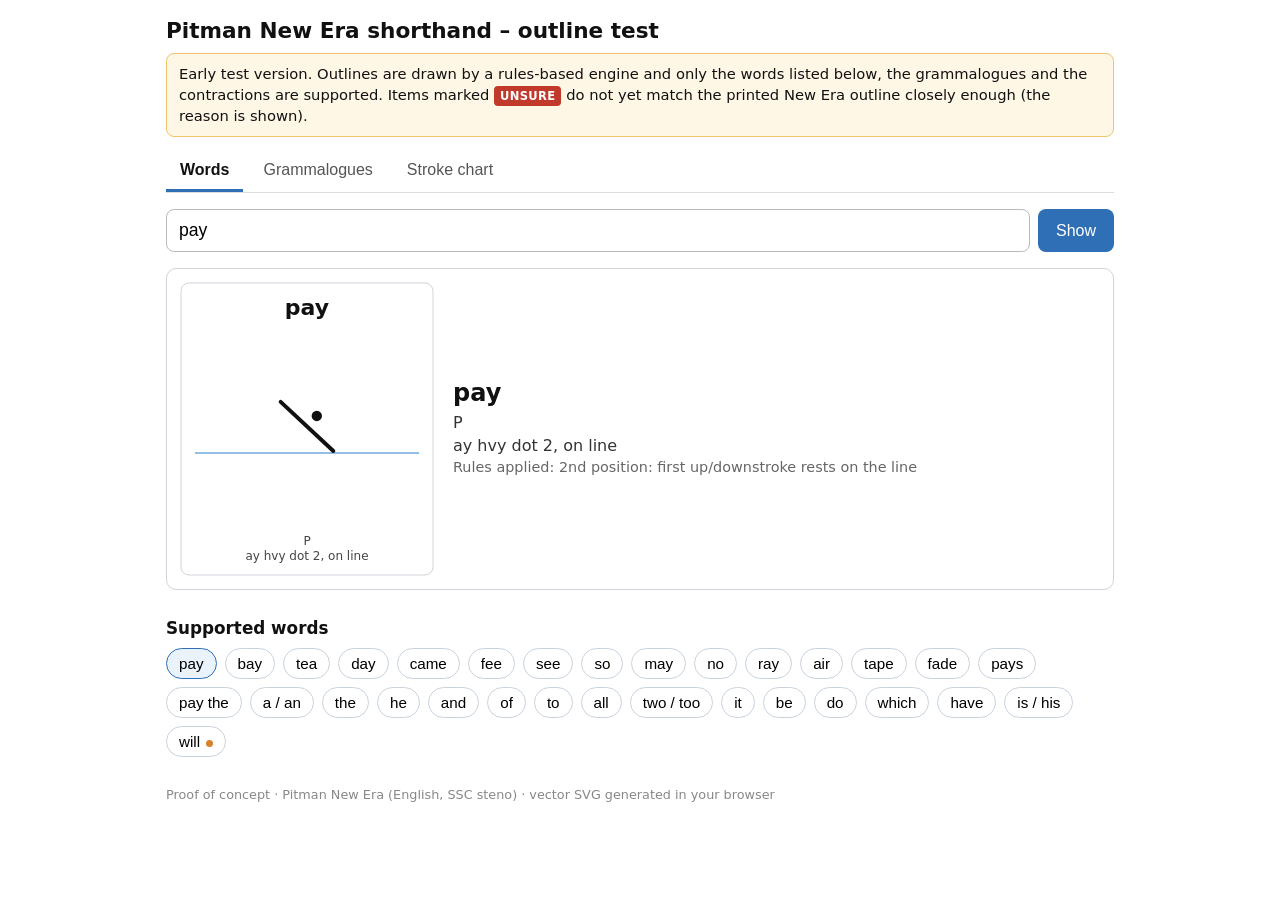
<file: index.html>
<!doctype html>
<html lang="en">
<head>
<meta charset="utf-8">
<meta name="viewport" content="width=device-width, initial-scale=1">
<title>Pitman New Era – outline test</title>
<link rel="stylesheet" href="style.css">
</head>
<body>
<header>
  <h1>Pitman New Era shorthand – outline test</h1>
  <div class="banner">Early test version. Outlines are drawn by a rules-based engine and only the words listed below, the grammalogues and the contractions are supported. Items marked <span class="badge">UNSURE</span> do not yet match the printed New Era outline closely enough (the reason is shown).</div>
  <nav>
    <button class="tab active" data-tab="words">Words</button>
    <button class="tab" data-tab="grams">Grammalogues</button>
    <button class="tab" data-tab="chart">Stroke chart</button>
  </nav>
</header>
<main>
  <section id="words" class="panel active">
    <form id="search" autocomplete="off">
      <input id="q" type="search" placeholder="Type a word, e.g. pay, the, would" aria-label="Word">
      <button type="submit">Show</button>
    </form>
    <div id="result" aria-live="polite"></div>
    <h2>Supported words</h2>
    <div id="list"></div>
  </section>
  <section id="grams" class="panel">
    <p class="hint">Pitman New Era grammalogues and contractions (short forms) with the position they are written in. Unmarked = checked against the printed outline; <span class="badge">UNSURE</span> = drawn, but still differs from print (reason given); <span class="badge nys">NOT YET SUPPORTED</span> = the engine cannot draw it yet. Tap a card for details.</p>
    <div id="gfilters" role="group" aria-label="Filter">
      <button data-pos="all" class="on">All</button><button data-pos="1">1st · above</button><button data-pos="2">2nd · on</button><button data-pos="3">3rd · through</button><button data-kind="contraction">Contractions</button>
    </div>
    <input id="gq" type="search" placeholder="Filter grammalogues, e.g. ther" aria-label="Filter grammalogues">
    <div id="gcount" class="hint"></div>
    <div id="ggrid"></div>
  </section>
  <section id="chart" class="panel">
    <p class="hint">All consonant strokes in second position (resting on the line), plus length variants and vowel places. Blue line = writing line.</p>
    <div id="chartgrid"></div>
  </section>
</main>
<footer>Proof of concept · Pitman New Era (English, SSC steno) · vector SVG generated in your browser</footer>
<script type="module" src="app.js"></script>
</body>
</html>
</file>
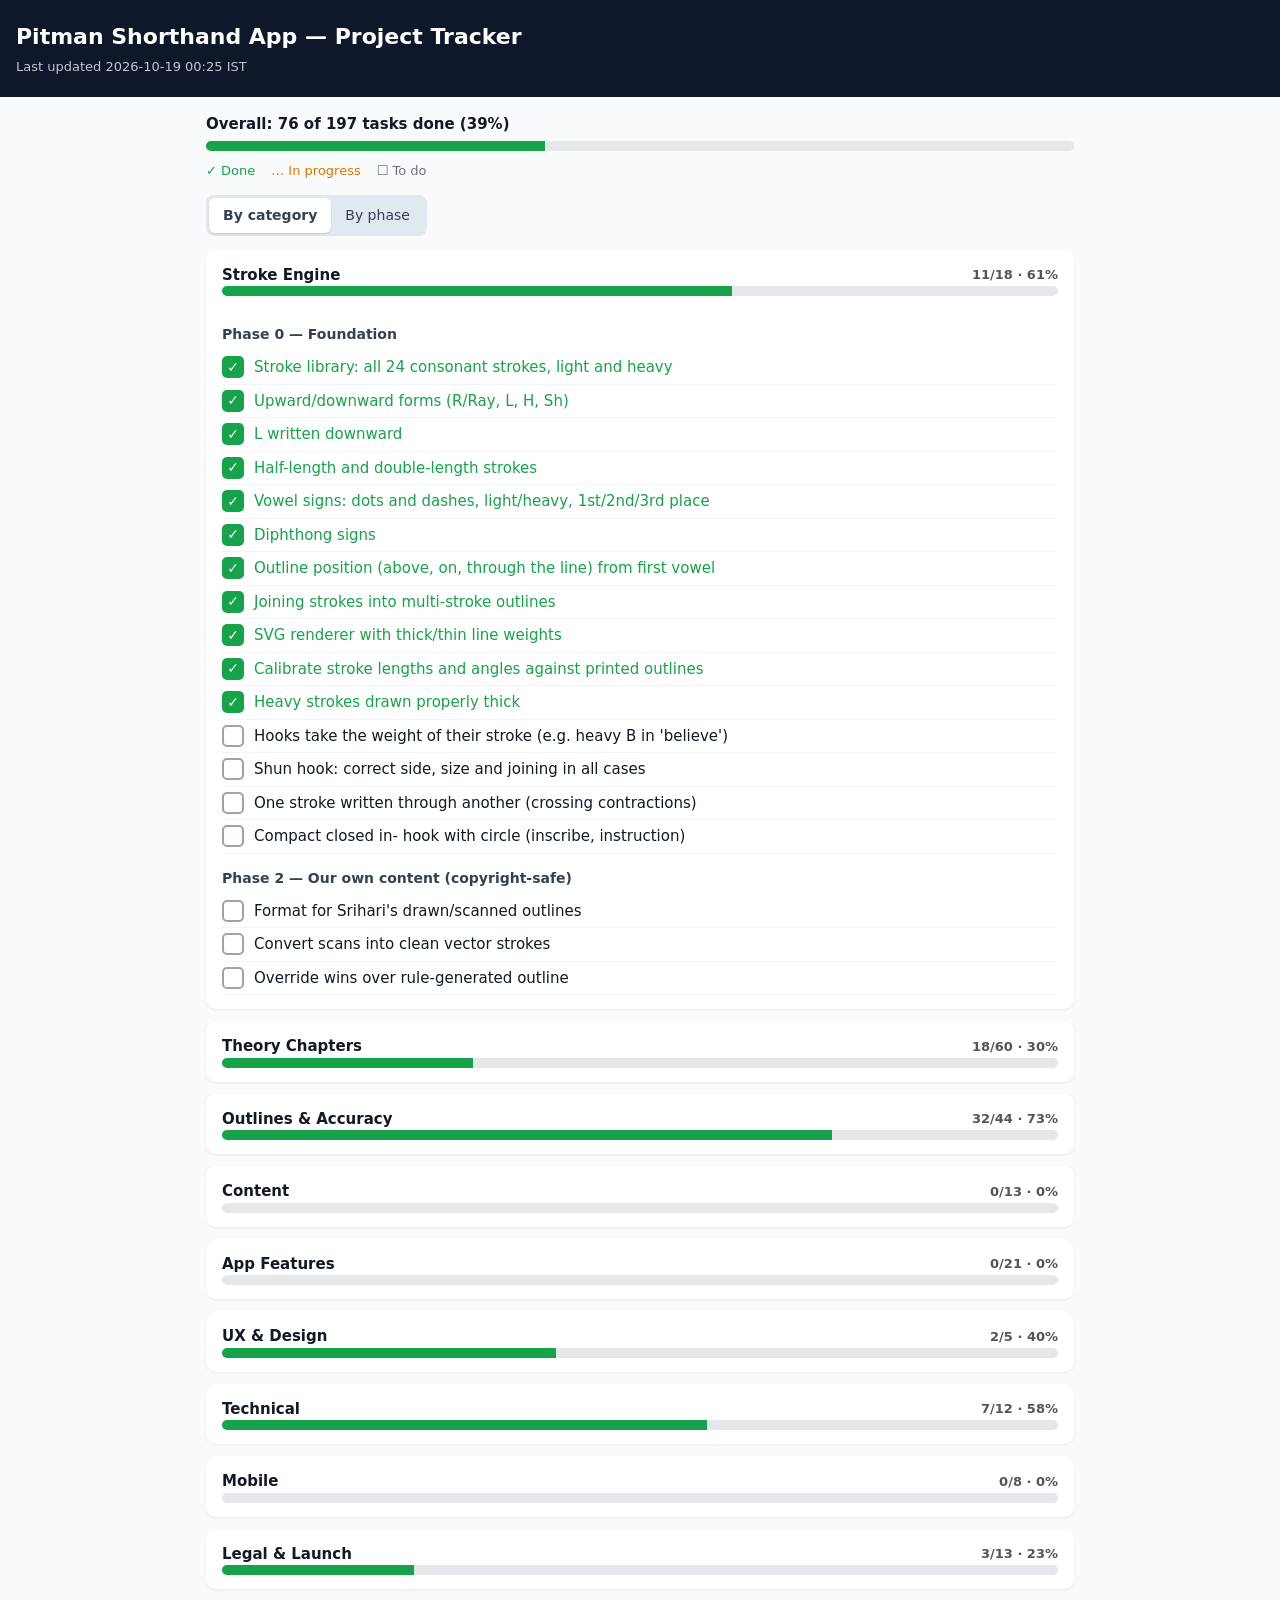
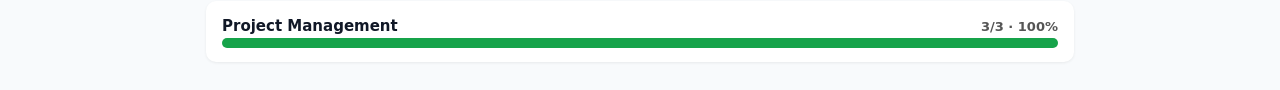
<file: tracker.html>
<!doctype html><html lang="en"><head><meta charset="utf-8"><meta name="viewport" content="width=device-width,initial-scale=1">
<title>Pitman App — Project Tracker</title>
<style>
:root{--g:#16a34a;--w:#d97706;--t:#9ca3af;--bg:#f8fafc;--card:#fff;--tx:#111827}
*{box-sizing:border-box}body{margin:0;font:15px/1.5 system-ui,-apple-system,Segoe UI,Roboto,sans-serif;background:var(--bg);color:var(--tx)}
header{padding:20px 16px;background:#0f172a;color:#fff}header h1{margin:0;font-size:22px}header p{margin:4px 0 0;opacity:.75;font-size:13px}
.wrap{max-width:900px;margin:0 auto;padding:16px}
.bar{height:10px;background:#e5e7eb;border-radius:6px;overflow:hidden}.bar i{display:block;height:100%;background:var(--g)}
.legend{display:flex;gap:16px;font-size:13px;margin:10px 0 0;flex-wrap:wrap}
details{background:var(--card);border-radius:10px;margin:12px 0;box-shadow:0 1px 3px #0001}
summary{cursor:pointer;padding:14px 16px;font-weight:600;list-style:none}summary::-webkit-details-marker{display:none}
.ph{display:flex;justify-content:space-between;gap:12px;align-items:center}.pct{font-size:13px;color:#555;white-space:nowrap}
.goal{font-weight:400;font-size:13px;color:#555;margin:2px 0 8px}
.body{padding:0 16px 14px}h3{font-size:14px;margin:14px 0 6px;color:#334155}
ul{list-style:none;margin:0;padding:0}li{display:flex;gap:10px;padding:5px 0;border-bottom:1px solid #f1f5f9}
.ic{flex:0 0 22px;height:22px;border-radius:5px;display:grid;place-items:center;font-size:14px;font-weight:700;color:#fff}
.done .ic{background:var(--g)}.done .lb{color:var(--g)}
.wip .ic{background:var(--w)}.todo .ic{border:2px solid var(--t)}
.tg{display:inline-flex;margin:14px 0 2px;background:#e2e8f0;border-radius:8px;padding:3px}.tg button{border:0;background:none;padding:7px 14px;border-radius:6px;font:inherit;font-size:14px;cursor:pointer;color:#334155;transition:background .15s}.tg button.on{background:#fff;box-shadow:0 1px 2px #0002;font-weight:600}.tag{font-size:11px;color:#64748b;background:#f1f5f9;border-radius:4px;padding:1px 6px;margin-left:4px;white-space:nowrap}.done .tag{color:#64748b}
</style></head><body>
<header><h1>Pitman Shorthand App — Project Tracker</h1><p id="up"></p></header>
<div class="wrap"><div id="tot"></div><div id="ph"></div></div>
<script src="tracker-data.js?v=1792349678"></script>
<script>
const T=window.TRACKER,ic={done:"✓",wip:"…",todo:""};
const PH={};T.phases.forEach(p=>PH[p.id]=p.title.split("—")[0].trim());
const items=[];T.phases.forEach(p=>p.groups.forEach(g=>g.items.forEach(([s,t,c])=>items.push({s,t,cat:c||g.cat,ph:p.id,grp:g.name}))));
function li(x,tag){return `<li class="${x.s}"><span class="ic">${ic[x.s]}</span><span class="lb">${x.t}${tag?` <span class="tag">${tag}</span>`:""}</span></li>`}
function sec(title,sub,list,body,first){const n=list.length,d=list.filter(x=>x.s=="done").length,pc=n?Math.round(d/n*100):0;
return `<details ${first?"open":""}><summary><div class="ph"><span>${title}</span><span class="pct">${d}/${n} · ${pc}%</span></div>${sub?`<div class="goal">${sub}</div>`:""}<div class="bar"><i style="width:${pc}%"></i></div></summary><div class="body">${body}</div></details>`}
function phaseView(){let H="",f=1;T.phases.forEach(p=>{let b="";const L=[];p.groups.forEach(g=>{b+=`<h3>${g.name}</h3><ul>`;items.filter(x=>x.ph==p.id&&x.grp==g.name).forEach(x=>{L.push(x);b+=li(x,x.cat)});b+="</ul>"});
const o=f&&L.some(x=>x.s!="done");if(o)f=0;H+=sec(p.title,p.goal,L,b,o)});return H}
function catView(){let H="",f=1;T.categories.forEach(c=>{const L=items.filter(x=>x.cat==c);if(!L.length)return;let b="";
T.phases.forEach(p=>{const M=L.filter(x=>x.ph==p.id);if(!M.length)return;b+=`<h3>${p.title}</h3><ul>`+M.map(x=>li(x)).join("")+"</ul>"});
const o=f&&L.some(x=>x.s!="done");if(o)f=0;H+=sec(c,"",L,b,o)});return H}
function show(v){document.getElementById("ph").innerHTML=v=="cat"?catView():phaseView();document.querySelectorAll(".tg button").forEach(b=>b.classList.toggle("on",b.dataset.v==v));try{localStorage.trackerView=v}catch(e){}}
const all=items.length,dn=items.filter(x=>x.s=="done").length,pc=Math.round(dn/all*100);
document.getElementById("up").textContent="Last updated "+T.updated;
document.getElementById("tot").innerHTML=`<b>Overall: ${dn} of ${all} tasks done (${pc}%)</b><div class="bar" style="margin-top:6px"><i style="width:${pc}%"></i></div><div class="legend"><span style="color:var(--g)">✓ Done</span><span style="color:var(--w)">… In progress</span><span style="color:#6b7280">☐ To do</span></div><div class="tg"><button data-v="cat" onclick="show('cat')">By category</button><button data-v="phase" onclick="show('phase')">By phase</button></div>`;
let v="cat";try{v=localStorage.trackerView||"cat"}catch(e){}show(v);
</script></body></html>
</file>
<file: style.css>
*{box-sizing:border-box}
body{margin:0;font-family:system-ui,-apple-system,"Segoe UI",Roboto,sans-serif;background:#fff;color:#111}
header,main,footer{max-width:980px;margin:0 auto;padding:0 16px}
h1{font-size:1.35rem;margin:18px 0 10px}
h2{font-size:1.05rem;margin:28px 0 10px}
.banner{background:#fff7e6;border:1px solid #f0c36d;border-radius:8px;padding:10px 12px;font-size:.92rem;line-height:1.4}
.badge{display:inline-block;background:#c0392b;color:#fff;font-size:.72rem;font-weight:700;padding:2px 6px;border-radius:4px;letter-spacing:.03em;vertical-align:middle}
nav{display:flex;gap:6px;margin:14px 0 0;border-bottom:1px solid #ddd}
.tab{border:0;background:none;padding:10px 14px;font-size:1rem;cursor:pointer;border-bottom:3px solid transparent;color:#555}
.tab.active{color:#111;border-bottom-color:#2f6fb5;font-weight:600}
.panel{display:none;padding-top:16px}.panel.active{display:block}
form{display:flex;gap:8px}
input{flex:1;font-size:1.1rem;padding:10px 12px;border:1px solid #bbb;border-radius:8px}
form button{font-size:1rem;padding:10px 18px;border:0;border-radius:8px;background:#2f6fb5;color:#fff;cursor:pointer}
#result{margin-top:16px}
.card{border:1px solid #d0d4da;border-radius:10px;padding:10px;display:flex;gap:16px;align-items:center;flex-wrap:wrap}
.card.unsure{border-color:#d9822b}
.card .svg{flex:0 0 260px;max-width:100%}
.card .svg svg{width:100%;height:auto;display:block}
.card .info{flex:1;min-width:200px}
.card .info h3{margin:0 0 6px;font-size:1.5rem}
.card .info p{margin:4px 0;color:#333}
.msg{padding:12px;border-radius:8px;background:#f4f6f8;border:1px solid #dde2e7}
#list{display:flex;flex-wrap:wrap;gap:8px}
.chip{border:1px solid #c9d3de;background:#fff;border-radius:999px;padding:6px 12px;font-size:.95rem;cursor:pointer}
.chip:hover,.chip.sel{background:#eaf2fb;border-color:#2f6fb5}
.chip .dot{display:inline-block;width:7px;height:7px;border-radius:50%;background:#d9822b;margin-left:6px;vertical-align:middle}
#chartgrid{display:grid;grid-template-columns:repeat(auto-fill,minmax(96px,1fr));gap:6px}
#chartgrid svg{width:100%;height:auto;display:block}
.hint{color:#555;font-size:.92rem}
footer{color:#888;font-size:.8rem;padding:30px 16px}
.badge.nys{background:#d9822b}
.card+.card{margin-top:12px}
.src{color:#777;font-size:.82rem}
#gfilters{display:flex;flex-wrap:wrap;gap:6px;margin:10px 0}
#gfilters button{border:1px solid #c9d3de;background:#fff;border-radius:999px;padding:6px 12px;font-size:.92rem;cursor:pointer}
#gfilters button.on{background:#2f6fb5;border-color:#2f6fb5;color:#fff}
#gq{width:100%;font-size:1rem;padding:9px 12px;border:1px solid #bbb;border-radius:8px}
#gcount{margin:8px 0}
#ggrid{display:grid;grid-template-columns:repeat(auto-fill,minmax(140px,1fr));gap:8px}
.gcard{display:flex;flex-direction:column;align-items:center;text-align:center;border:1px solid #d0d4da;border-radius:10px;background:#fff;padding:6px 6px 8px;cursor:pointer;font:inherit;color:inherit}
.gcard:hover{border-color:#2f6fb5}
.gcard.unsure,.gcard.nys{border-color:#d9822b}
.gsvg{width:100%}.gsvg svg{width:100%;height:auto;display:block}
.nodraw{width:100%;aspect-ratio:180/190;display:flex;align-items:center;justify-content:center;color:#aaa;font-style:italic;font-size:.85rem;background:#fafafa;border-radius:8px}
.gw{font-weight:600;font-size:.98rem;margin-top:2px}
.gm{color:#666;font-size:.78rem;margin:2px 0 4px;line-height:1.25}
@media (max-width:520px){#ggrid{grid-template-columns:repeat(2,1fr)}.card .svg{flex-basis:100%}h1{font-size:1.15rem}.tab{padding:9px 10px;font-size:.95rem}}
</file>
